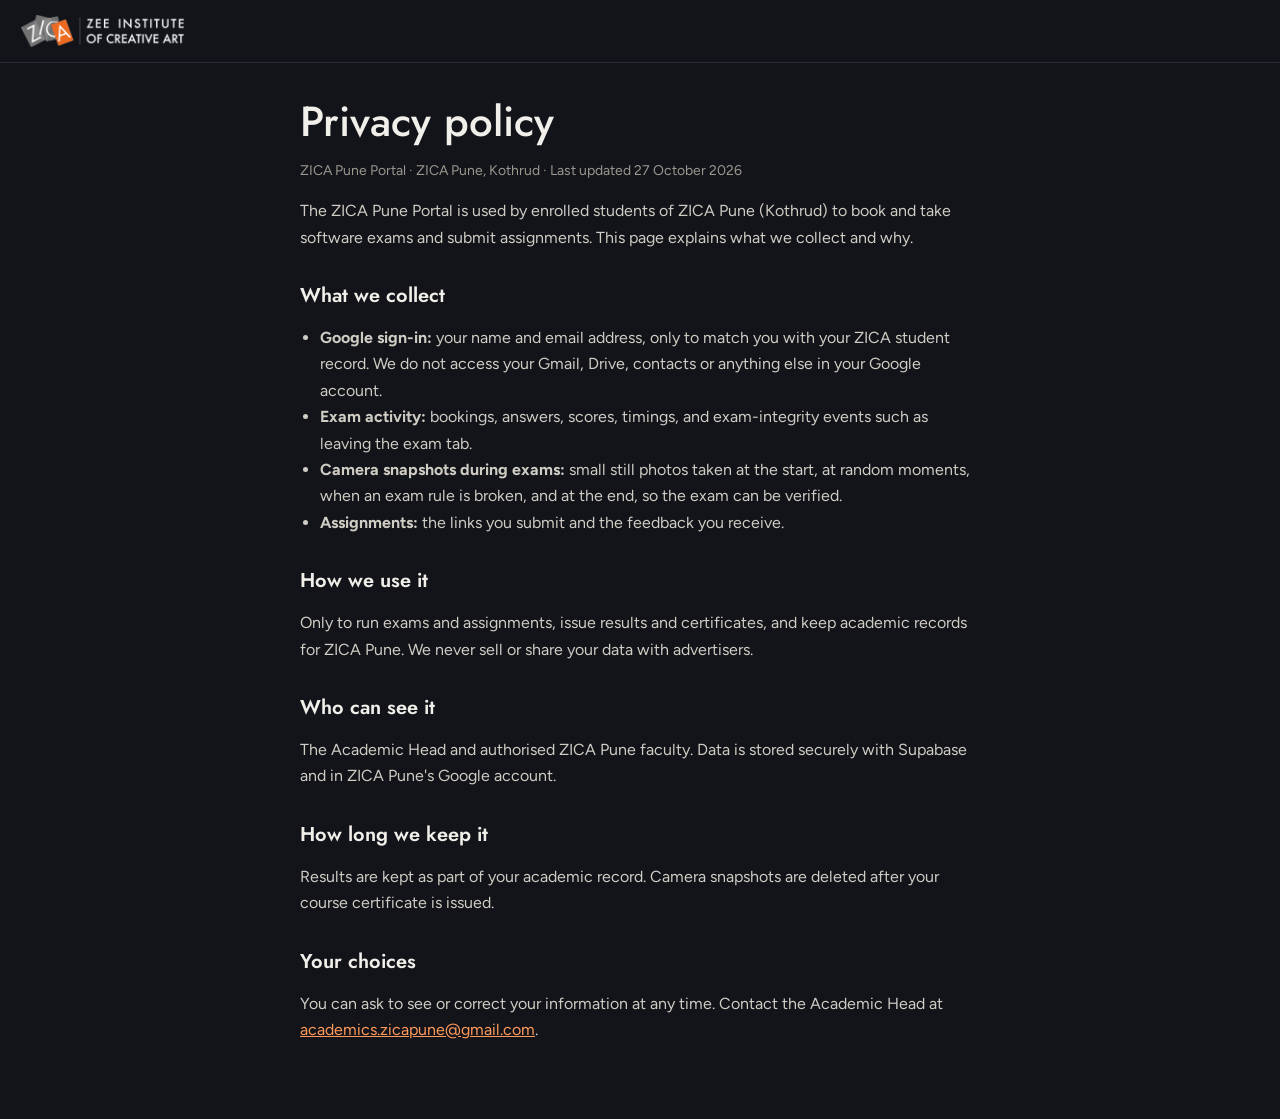
<file: privacy.html>
<!doctype html>
<html lang="en">
<head>
<meta charset="utf-8">
<meta name="viewport" content="width=device-width,initial-scale=1">
<title>Privacy policy · ZICA Pune Portal</title>
<link rel="icon" type="image/png" href="exams/assets/brand/icon-64.png">
<link href="https://fonts.googleapis.com/css2?family=Figtree:wght@400;600&family=Jost:wght@500;600&display=swap" rel="stylesheet">
<style>
  :root{--bg:#121419;--card:#1b1e25;--line:#2a2e38;--ink:#f1efea;--ink2:#cfccc4;--mute:#9a978f;--zica:#ec6a22}
  *{box-sizing:border-box} body{margin:0;background:var(--bg);color:var(--ink);font:16px/1.65 Figtree,system-ui,sans-serif}
  header{border-bottom:1px solid var(--line);padding:14px 20px}
  header img{height:34px;display:block}
  main{max-width:720px;margin:0 auto;padding:36px 20px 60px}
  h1{font:500 clamp(30px,5vw,42px)/1.1 Jost,sans-serif;margin:0 0 6px}
  h2{font:600 20px/1.3 Jost,sans-serif;margin:32px 0 8px}
  p,li{color:var(--ink2)} .muted{color:var(--mute);font-size:14px}
  a{color:#ff9a5c}
  ul{padding-left:20px}
</style>
</head>
<body>
<header><a href="exams/"><img src="exams/assets/brand/zica-horizontal-dark.png" alt="ZICA — Zee Institute of Creative Art"></a></header>
<main>
  <h1>Privacy policy</h1>
  <p class="muted">ZICA Pune Portal · ZICA Pune, Kothrud · Last updated 27 October 2026</p>

  <p>The ZICA Pune Portal is used by enrolled students of ZICA Pune (Kothrud) to book and take software exams and submit assignments. This page explains what we collect and why.</p>

  <h2>What we collect</h2>
  <ul>
    <li><b>Google sign-in:</b> your name and email address, only to match you with your ZICA student record. We do not access your Gmail, Drive, contacts or anything else in your Google account.</li>
    <li><b>Exam activity:</b> bookings, answers, scores, timings, and exam-integrity events such as leaving the exam tab.</li>
    <li><b>Camera snapshots during exams:</b> small still photos taken at the start, at random moments, when an exam rule is broken, and at the end, so the exam can be verified.</li>
    <li><b>Assignments:</b> the links you submit and the feedback you receive.</li>
  </ul>

  <h2>How we use it</h2>
  <p>Only to run exams and assignments, issue results and certificates, and keep academic records for ZICA Pune. We never sell or share your data with advertisers.</p>

  <h2>Who can see it</h2>
  <p>The Academic Head and authorised ZICA Pune faculty. Data is stored securely with Supabase and in ZICA Pune's Google account.</p>

  <h2>How long we keep it</h2>
  <p>Results are kept as part of your academic record. Camera snapshots are deleted after your course certificate is issued.</p>

  <h2>Your choices</h2>
  <p>You can ask to see or correct your information at any time. Contact the Academic Head at <a href="mailto:academics.zicapune@gmail.com">academics.zicapune@gmail.com</a>.</p>
</main>
</body>
</html>
</file>
